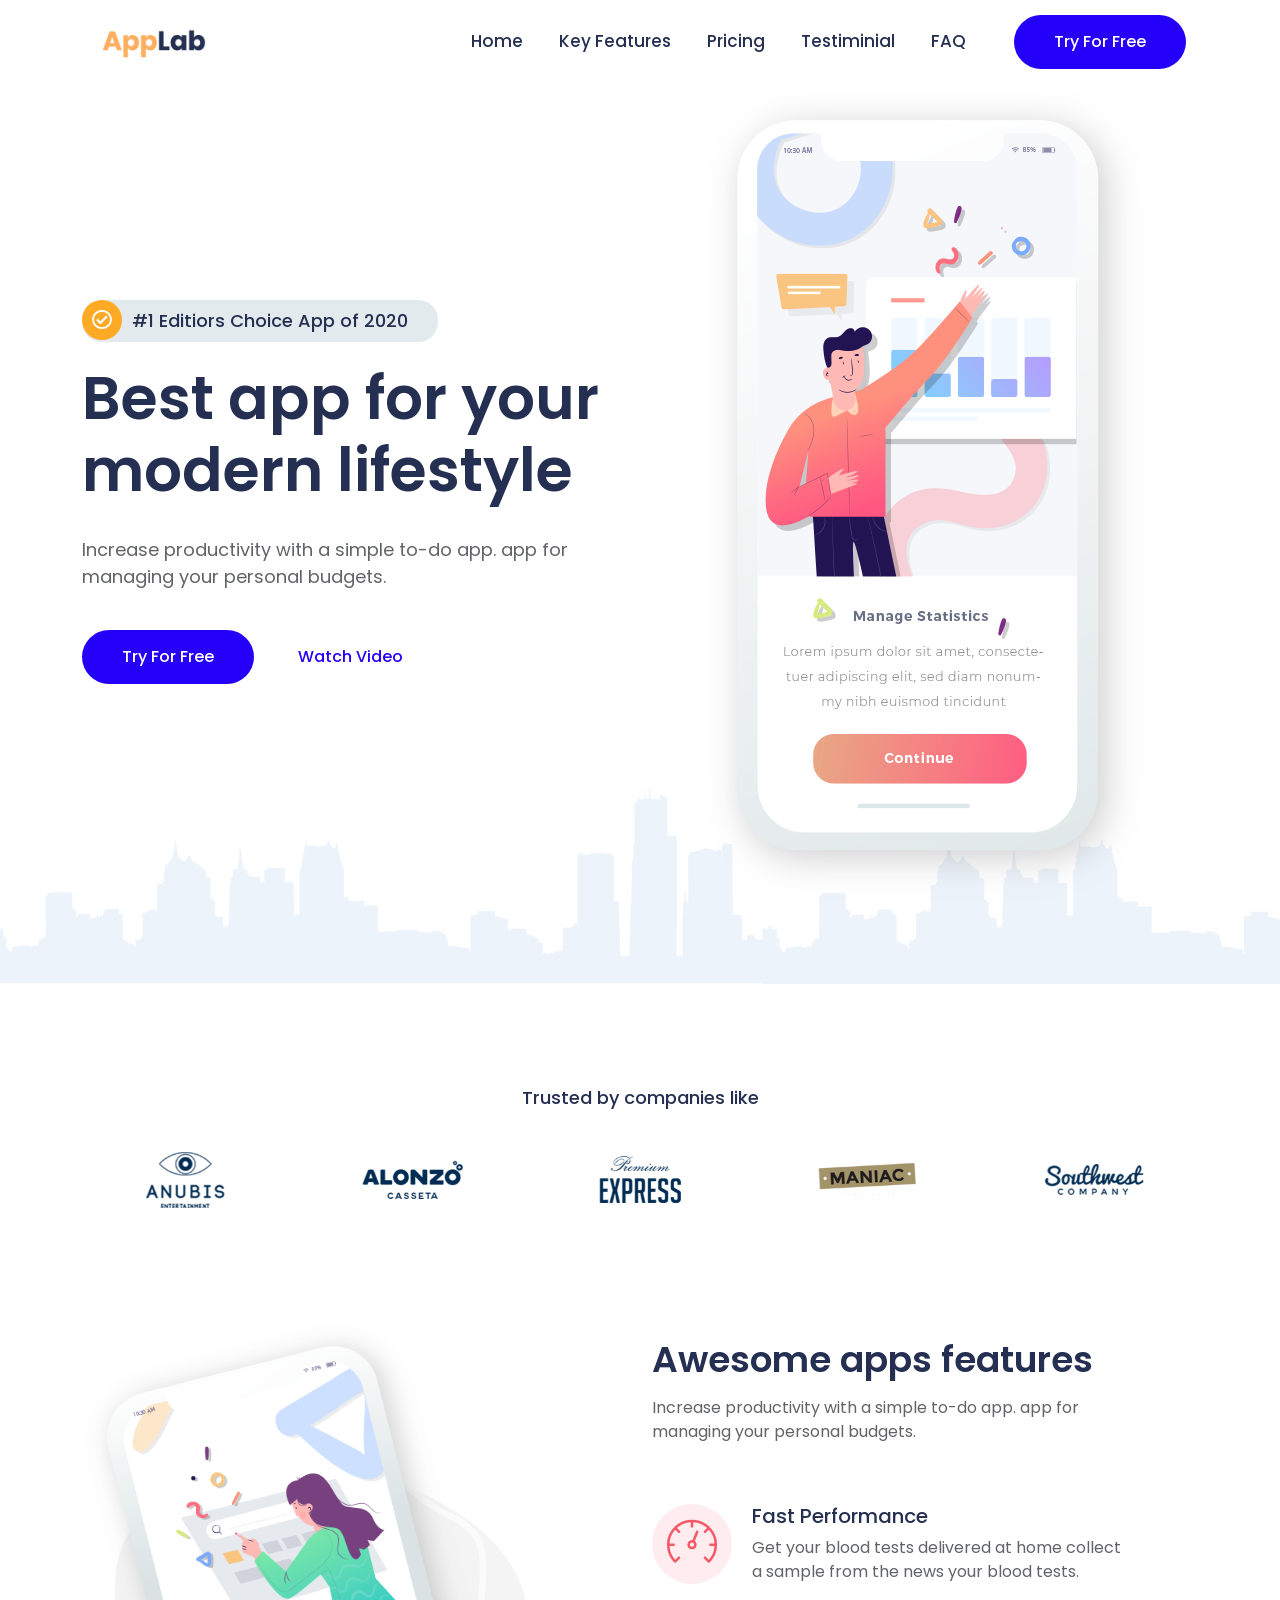
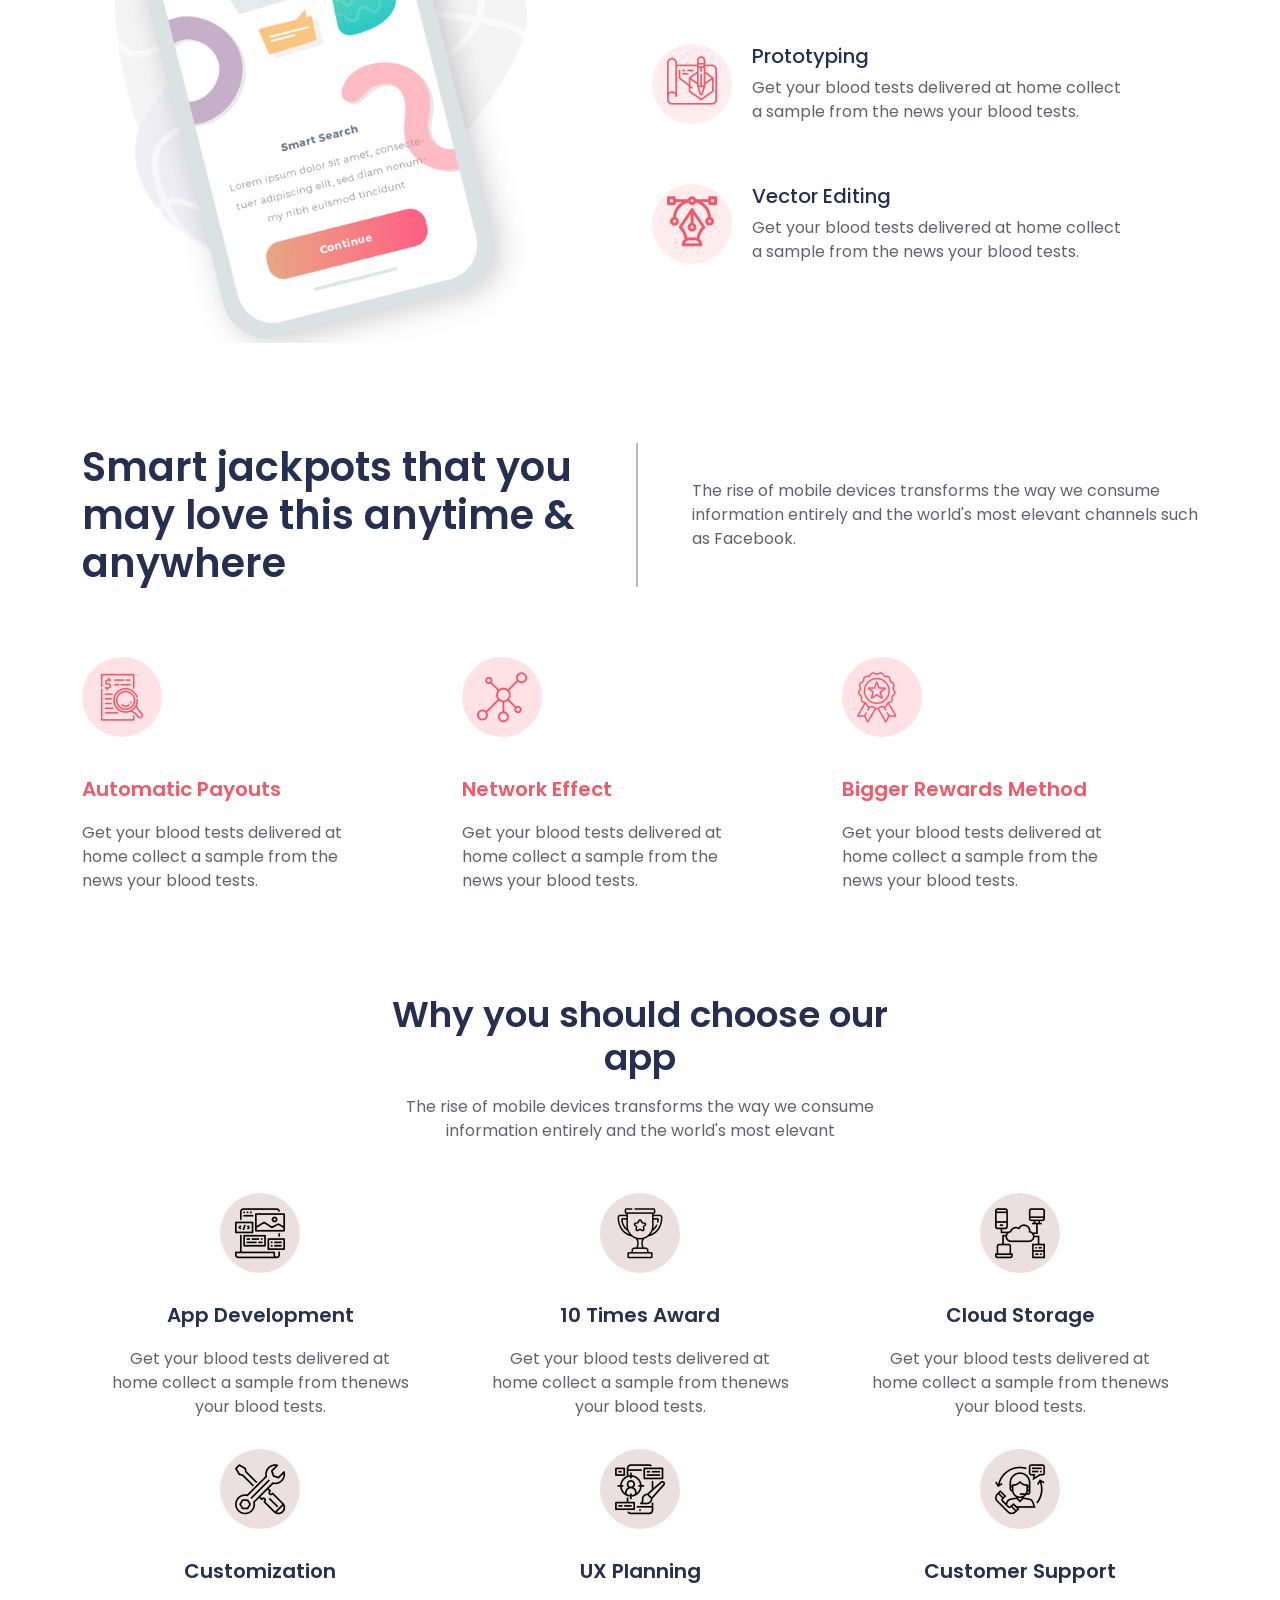
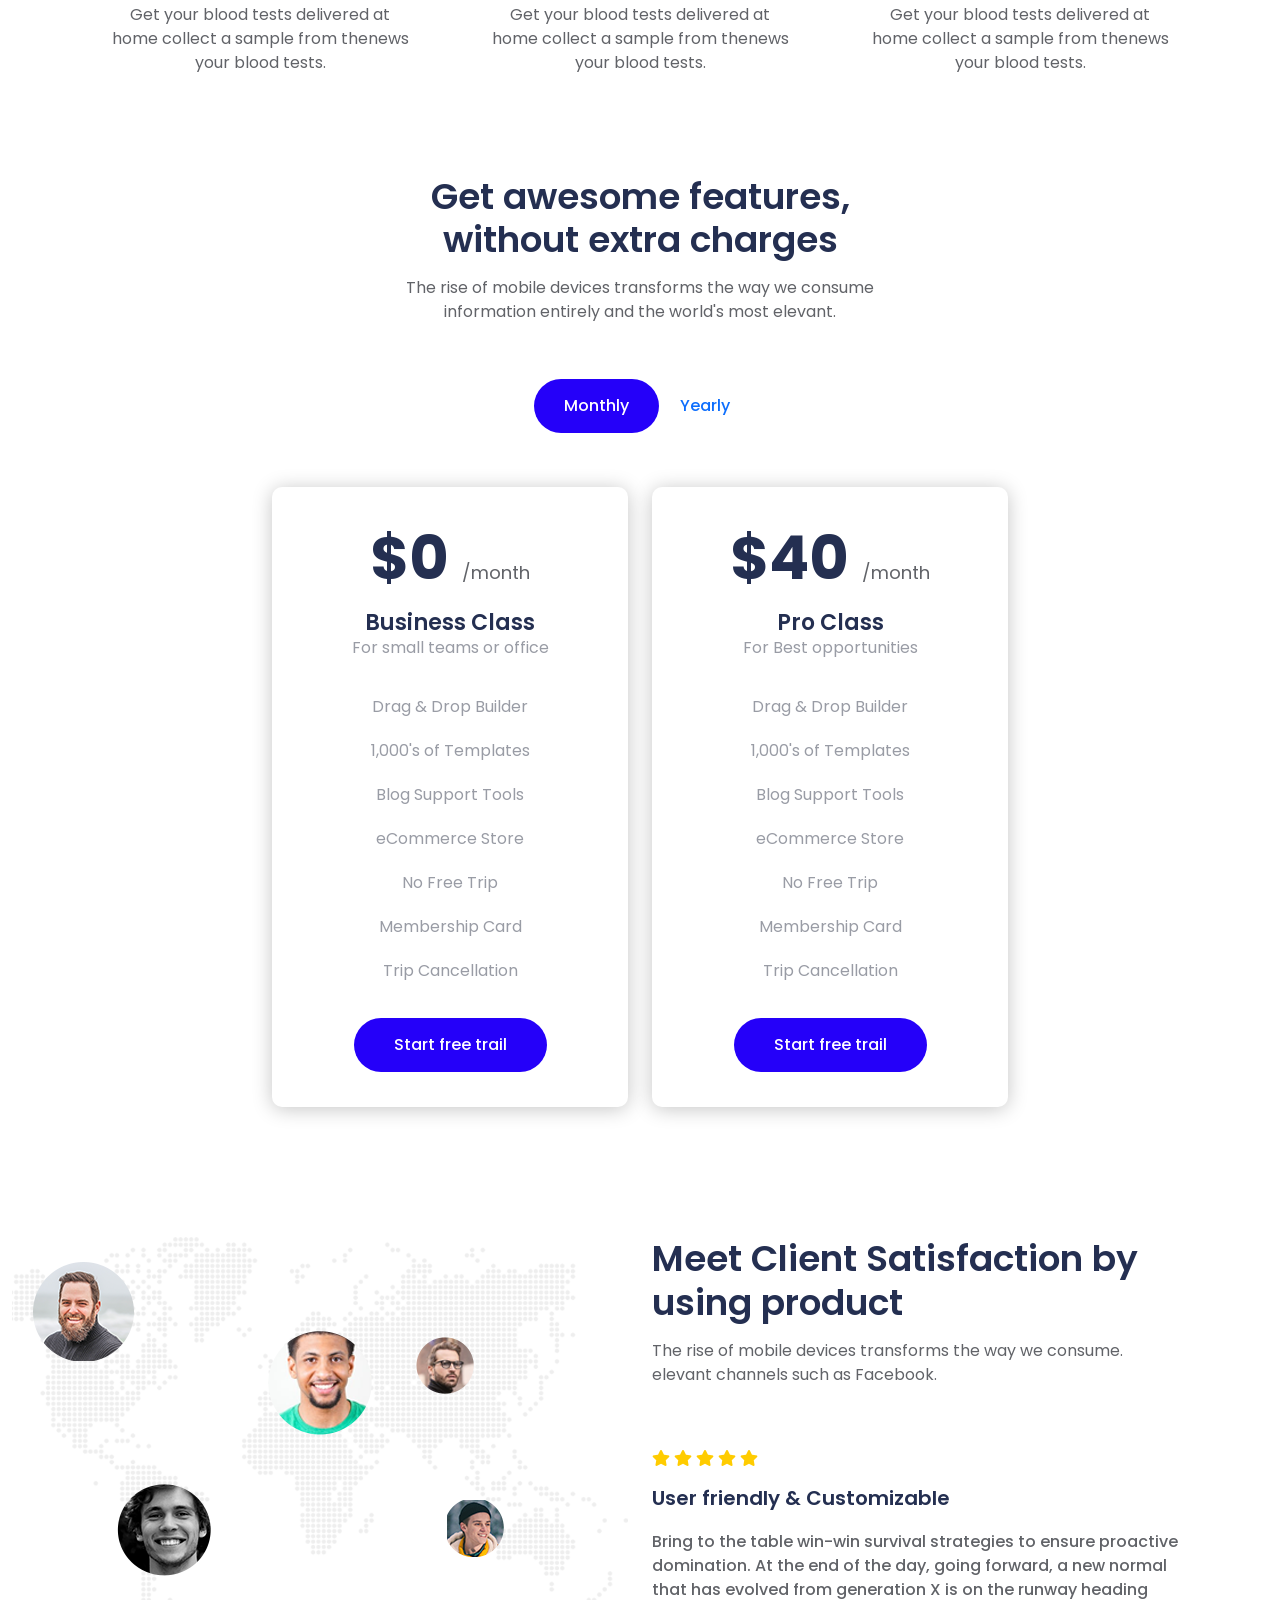
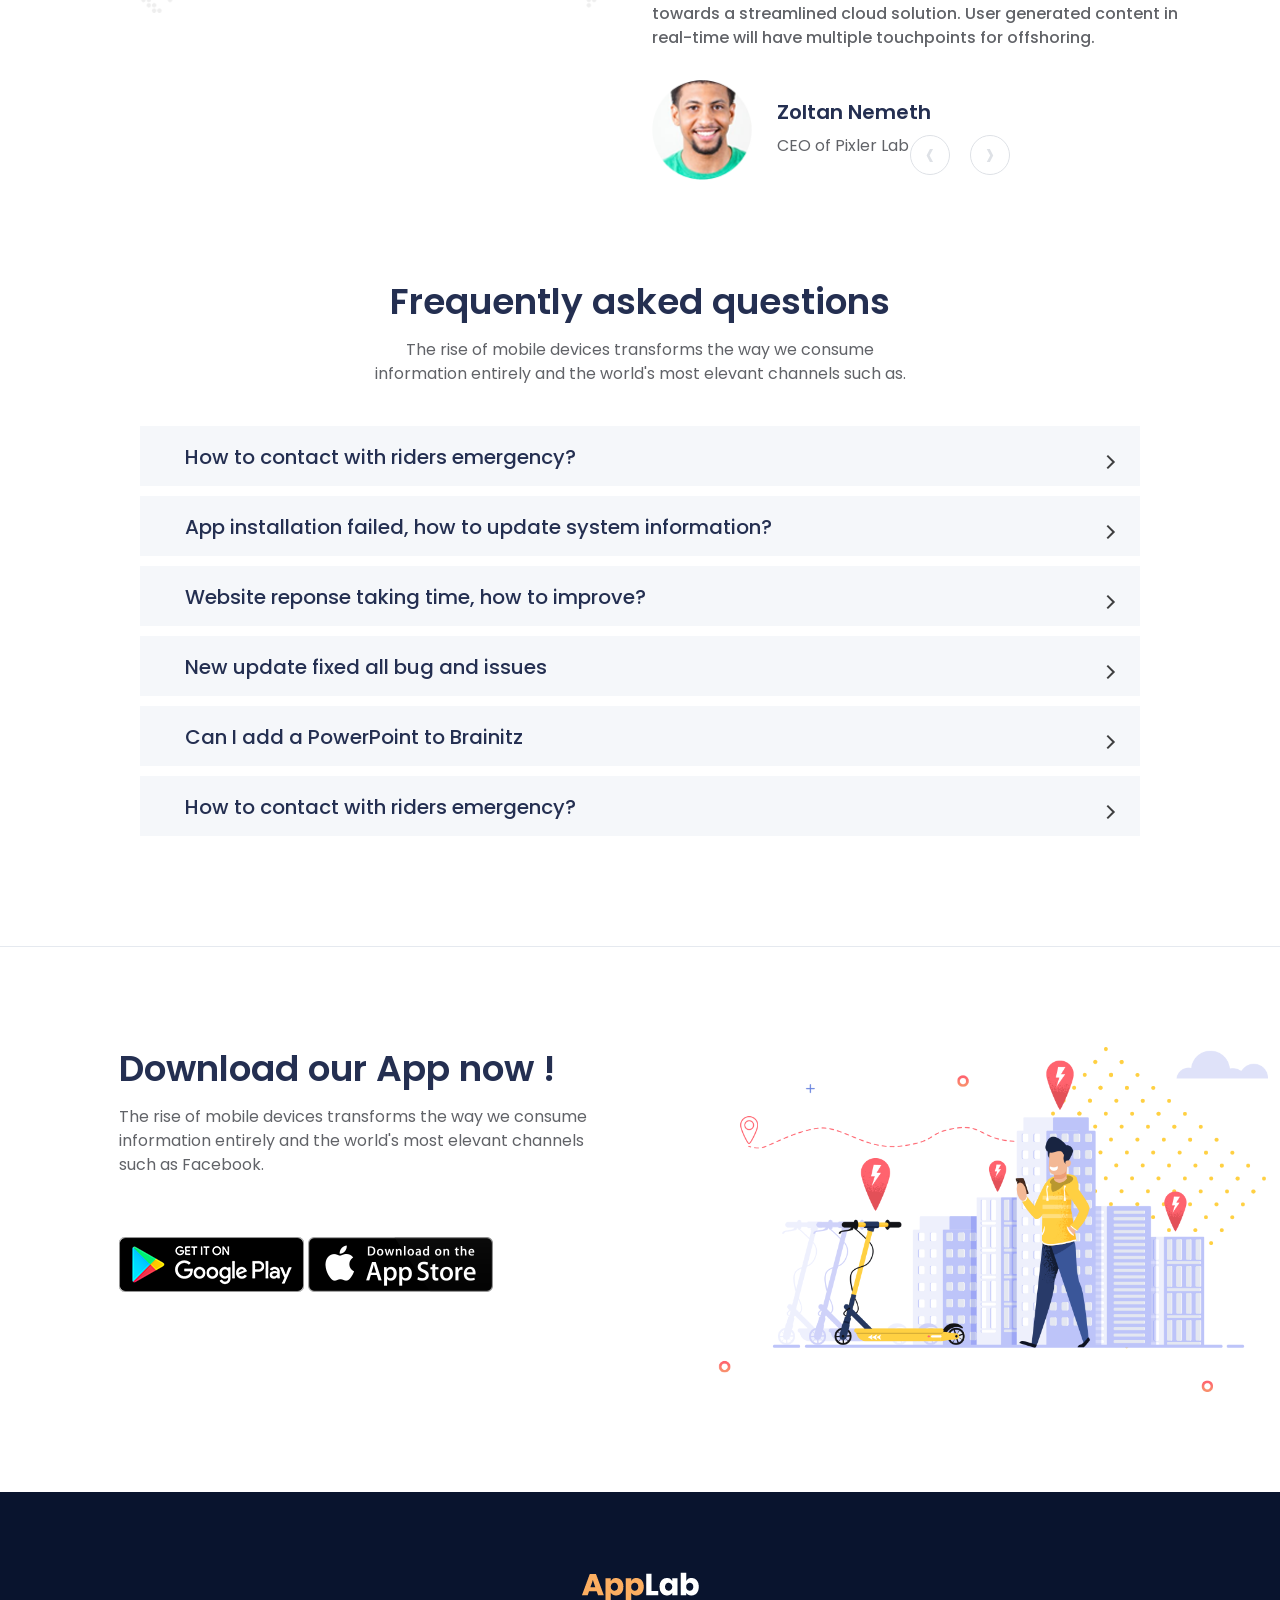
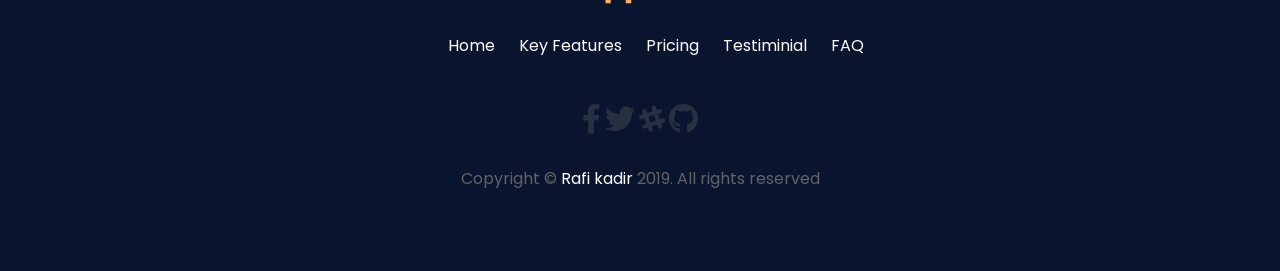
<file: index.html>
<!DOCTYPE html>
<html lang="zxx">
    <head>
        <meta charset="UTF-8">
        <meta name="viewport" content="width=device-width, initial-scale=1.0">
        <!-- Bootstrap CSS -->
        <link rel="stylesheet" href="assets/css/bootstrap.min.css">
        <!-- Style CSS -->
        <link rel="stylesheet" href="assets/css/style.css">
        <link rel="stylesheet" href="assets/css/responsive.css">
        <!-- Font CSS -->
        <link rel="stylesheet" href="assets/css/all.min.css">
        <link rel="stylesheet" href="assets/fonts/flaticon.css">
        <!-- Animate CSS -->
        <link rel="stylesheet" href="assets/css/animate.css">
        <!-- Owl Carousel CSS -->
        <link rel="stylesheet" href="assets/css/owl.carousel.min.css">
        <link rel="stylesheet" href="assets/css/owl.theme.default.min.css">

        <!-- Title -->
        <title>Applab - App landing html Template</title>
        <link rel="icon" href="assets/img/favicon.png">
    </head>
    <body data-spy="scroll" data-offset="70">
        <!-- Navbar Start -->
        <div class="main-menu">
            <div class="container">
                <nav class="navbar navbar-expand-lg navbar-light">
                    <div class="container-fluid">
                        <a class="navbar-brand" href="#">
                            <img src="assets/img/logo.png" alt="logo">
                        </a>
                        <button class="navbar-toggler" type="button" data-bs-toggle="collapse" data-bs-target="#navbarSupportedContent" aria-controls="navbarSupportedContent" aria-expanded="false" aria-label="Toggle navigation">
                            <span class="navbar-toggler-icon"></span>
                        </button>

                        <div class="collapse navbar-collapse" id="navbarSupportedContent">
                            <ul class="navbar-nav ms-auto mb-2 mb-lg-0">
                                <li class="nav-item">
                                    <a class="nav-link" href="#home">Home</a>
                                </li>
                                <li class="nav-item">
                                    <a class="nav-link" href="#feature">Key Features</a>
                                </li>
                                <li class="nav-item">
                                    <a class="nav-link" href="#pricing">Pricing</a>
                                </li>
                                <li class="nav-item">
                                    <a class="nav-link" href="#feedback">Testiminial</a>
                                </li>
                                <li class="nav-item">
                                    <a class="nav-link" href="#faq">FAQ</a>
                                </li>                                       
                            </ul>
                            <div class="main-btn">
                                <a href="#">Try For Free</a>
                            </div>
                        </div>
                    </div>
                </nav>
            </div>
        </div>
        <!-- Navbar End -->

        <!-- Banner Start -->
        <section id="home" class="banner-section">
            <div class="container">
                <div class="row align-items-center">
                    <div class="col-lg-6 wow animate__bounceInUp" data-wow-duration="1s">
                        <div class="banner-text">
                            <h6>
                                <i class="far fa-check-circle"></i>
                                #1 Editiors Choice App of 2020
                            </h6>
                            <h1>Best app for your modern lifestyle</h1>
                            <p>Increase productivity with a simple to-do app. app for
                                managing your personal budgets.</p>
                            <div class="main-btn">
                                <a href="#">Try For Free</a>
                                <a href="#">Watch Video</a>
                            </div>
                        </div>
                    </div>
                    <div class="col-lg-6 wow animate__bounceInUp" data-wow-duration="1s">
                        <div class="banner-img text-center">
                            <img src="assets/img/banner.png" alt="app image">
                        </div>
                    </div>
                </div>
            </div>
            <div class="banner-btm">
                <img src="assets/img/banner-bottom.png" alt="banner bottom">
            </div>
        </section>
        <!-- Banner End -->

        <!-- Company Start -->
        <section class="company-section pt-100 pb-100">
            <div class="container">
                <p>Trusted by companies like</p>
                <div class="company-slider owl-carousel owl-theme">
                    <div class="company-img">
                        <img src="assets/img/company/1.png" alt="company">
                    </div>
                    <div class="company-img">
                        <img src="assets/img/company/2.png" alt="company">
                    </div>
                    <div class="company-img">
                        <img src="assets/img/company/3.png" alt="company">
                    </div>
                    <div class="company-img">
                        <img src="assets/img/company/4.png" alt="company">
                    </div>
                    <div class="company-img">
                        <img src="assets/img/company/5.png" alt="company">
                    </div>
                </div>
            </div>
        </section>
        <!-- Company End -->

        <!-- Feature Start -->
        <section id="feature" class="feature-section">
            <div class="container">
                <div class="row align-items-center">
                    <div class="col-lg-6">
                        <div class="feature-img">
                            <img src="assets/img/feature.png" alt="feature">
                            <div class="feature-ptn">
                                <img src="assets/img/feature-pattern.png" alt="">
                            </div>
                        </div>
                    </div>

                    <div class="col-lg-6">
                        <div class="section-title">
                            <h2>Awesome apps features</h2>
                            <p>Increase productivity with a simple to-do app. app for managing your personal budgets.</p>
                        </div>

                        <div class="feature-text">
                            
                            <div class="media">
                                <i class="mr-3 flaticon-download-speed"></i>
                                <div class="media-body">
                                    <h5 class="mt-0">Fast Performance</h5>
                                    Get your blood tests delivered at home collect a sample from the  news your blood tests.
                                </div>
                            </div>

                            <div class="media">
                                <i class="mr-3 flaticon-prototyping"></i>
                                <div class="media-body">
                                    <h5 class="mt-0">Prototyping</h5>
                                    Get your blood tests delivered at home collect a sample from the news your blood tests.
                                </div>
                            </div>

                            <div class="media">
                                <i class="mr-3 flaticon-vector"></i>
                                <div class="media-body">
                                    <h5 class="mt-0">Vector Editing</h5>
                                    Get your blood tests delivered at home collect a sample from the news your blood tests.
                                </div>
                            </div>
                        </div>
                    </div>
                </div>
            </div>
        </section>
        <!-- Feature End -->

        <!-- Smart Jackpot Start -->
        <section class="smart-section pt-100 pb-70">
            <div class="container">
                <div class="row mb-70 align-items-center">
                    <div class="col-lg-6">
                        <h2>Smart jackpots that you may love this anytime & anywhere</h2>
                    </div>
                    <div class="col-lg-6">
                        <p class="top-text">The rise of mobile devices transforms the way we consume information entirely and the world's most elevant channels such as Facebook.</p>
                    </div>
                </div>

                <div class="row">
                    <div class="col-lg-4 col-sm-6 wow animate__bounceInUp" data-wow-duration="1s">
                        <div class="smart-card">
                            <i class="flaticon-bill"></i>
                            <h4>Automatic Payouts</h4>
                            <p>Get your blood tests delivered at home collect a sample from the news your blood tests.</p>
                        </div>
                    </div>

                    <div class="col-lg-4 col-sm-6 wow animate__bounceInUp" data-wow-duration="1s">
                        <div class="smart-card">
                            <i class="flaticon-network"></i>
                            <h4>Network Effect</h4>
                            <p>Get your blood tests delivered at home collect a sample from the news your blood tests.</p>
                        </div>
                    </div>

                    <div class="col-lg-4 col-sm-6 wow animate__bounceInUp" data-wow-duration="1s">
                        <div class="smart-card">
                            <i class="flaticon-ribbon"></i>
                            <h4>Bigger Rewards Method</h4>
                            <p>Get your blood tests delivered at home collect a sample from the news your blood tests.</p>
                        </div>
                    </div>
                </div>
            </div>
        </section>
        <!-- Smart Jackpot End -->

        <!-- Why Choose Start -->
        <section class="why-choose pb-70">
            <div class="container">
                <div class="section-title text-center">
                    <h2>Why you should choose our app</h2>
                    <p>The rise of mobile devices transforms the way we consume information entirely and the world's most elevant<p>
                </div>

                <div class="row">
                    <div class="col-lg-4 col-sm-6 wow animate__fadeInUpBig" data-wow-duration="1s">
                        <div class="choose-box text-center">
                            <i class="flaticon-web-design"></i>
                            <h4>App Development</h4>
                            <p>Get your blood tests delivered at home collect a sample from thenews your blood tests.</p>
                        </div>
                    </div>

                    <div class="col-lg-4 col-sm-6 wow animate__fadeInUpBig" data-wow-duration="1s">
                        <div class="choose-box text-center">
                            <i class="flaticon-trophy"></i>
                            <h4>10 Times Award</h4>
                            <p>Get your blood tests delivered at home collect a sample from thenews your blood tests.</p>
                        </div>
                    </div>

                    <div class="col-lg-4 col-sm-6 wow animate__fadeInUpBig" data-wow-duration="1s">
                        <div class="choose-box text-center">
                            <i class="flaticon-computer"></i>
                            <h4>Cloud Storage</h4>
                            <p>Get your blood tests delivered at home collect a sample from thenews your blood tests.</p>
                        </div>
                    </div>

                    <div class="col-lg-4 col-sm-6 wow animate__fadeInUpBig" data-wow-duration="1s">
                        <div class="choose-box text-center">
                            <i class="flaticon-customer-support"></i>
                            <h4>Customization</h4>
                            <p>Get your blood tests delivered at home collect a sample from thenews your blood tests.</p>
                        </div>
                    </div>

                    <div class="col-lg-4 col-sm-6 wow animate__fadeInUpBig" data-wow-duration="1s">
                        <div class="choose-box text-center">
                            <i class="flaticon-ui"></i>
                            <h4>UX Planning</h4>
                            <p>Get your blood tests delivered at home collect a sample from thenews your blood tests.</p>
                        </div>
                    </div>

                    <div class="col-lg-4 col-sm-6 wow animate__fadeInUpBig" data-wow-duration="1s">
                        <div class="choose-box text-center">
                            <i class="flaticon-customer-service"></i>
                            <h4>Customer Support</h4>
                            <p>Get your blood tests delivered at home collect a sample from thenews your blood tests.</p>
                        </div>
                    </div>
                </div>
            </div>
        </section>
        <!-- Why Choose End -->

        <!-- Pricing Start -->
        <section id="pricing" class="pricing-section pb-100">
            <div class="container">
                <div class="section-title">
                    <h2>Get awesome features, without extra charges</h2>
                    <p>The rise of mobile devices transforms the way we consume information entirely and the world's most elevant.</p>
                </div>

                <div class="pricing-area">
                    <ul class="nav nav-tabs" id="myTab" role="tablist">
                        <li class="nav-item" role="presentation">
                          <a class="nav-link active" id="home-tab" data-bs-toggle="tab" href="#home" role="tab" aria-controls="home" aria-selected="true">Monthly</a>
                        </li>
                        <li class="nav-item" role="presentation">
                          <a class="nav-link" id="profile-tab" data-bs-toggle="tab" href="#profile" role="tab" aria-controls="profile" aria-selected="false">Yearly</a>
                        </li>
                    </ul>

                    <div class="tab-content" id="myTabContent">
                        <div class="tab-pane fade show active" id="home" role="tabpanel" aria-labelledby="home-tab">
                            <div class="row">
                                <div class="col-lg-4 col-sm-6 offset-lg-2">
                                    <div class="price-card">
                                        <div class="price">
                                            <h1>$0 <span>/month</span></h1>
                                            <h4>Business Class</h4>
                                            <p>For small teams or office</p>
                                        </div>
                                        <div class="price-fetaure">
                                            <ul>
                                                <li>Drag & Drop Builder</li>
                                                <li>1,000's of Templates</li>
                                                <li>Blog Support Tools</li>
                                                <li>eCommerce Store</li>
                                                <li>No Free Trip</li>
                                                <li>Membership Card</li>  
                                                <li>Trip Cancellation</li> 
                                            </ul>
                                            <div class="main-btn">
                                                <a href="#">Start free trail</a>
                                            </div>
                                        </div>
                                    </div>
                                </div>

                                <div class="col-lg-4 col-sm-6">
                                    <div class="price-card">
                                        <div class="price">
                                            <h1>$40 <span>/month</span></h1>
                                            <h4>Pro Class</h4>
                                            <p>For Best opportunities</p>
                                        </div>
                                        <div class="price-fetaure">
                                            <ul>
                                                <li>Drag & Drop Builder</li>
                                                <li>1,000's of Templates</li>
                                                <li>Blog Support Tools</li>
                                                <li>eCommerce Store </li>
                                                <li>No Free Trip</li>
                                                <li>Membership Card</li>  
                                                <li>Trip Cancellation</li> 
                                            </ul>
                                            <div class="main-btn">
                                                <a href="#">Start free trail</a>
                                            </div>
                                        </div>
                                    </div>
                                </div>
                            </div>
                        </div>
                      
                        <div class="tab-pane fade" id="profile" role="tabpanel" aria-labelledby="profile-tab">
                            <div class="row">
                                <div class="col-lg-4 offset-lg-2 wow animate__slideInDown" data-wow-duration="1s">
                                    <div class="price-card">
                                        <div class="price">
                                            <h1>$50 <span>/month</span></h1>
                                            <h4>Business Class</h4>
                                            <p>For small teams or office</p>
                                        </div>
                                        <div class="price-fetaure">
                                            <ul>
                                                <li>Drag & Drop Builder</li>
                                                <li>1,000's of Templates</li>
                                                <li>Blog Support Tools</li>
                                                <li>eCommerce Store</li>
                                                <li>No Free Trip</li>
                                                <li>Membership Card</li>  
                                                <li>Trip Cancellation</li> 
                                            </ul>
                                            <div class="main-btn">
                                                <a href="#">Start free trail</a>
                                            </div>
                                        </div>
                                    </div>
                                </div>

                                <div class="col-lg-4 wow animate__slideInDown" data-wow-duration="1s">
                                    <div class="price-card">
                                        <div class="price">
                                            <h1>$60 <span>/month</span></h1>
                                            <h4>Pro Class</h4>
                                            <p>For Best opportunities</p>
                                        </div>
                                        <div class="price-fetaure">
                                            <ul>
                                                <li>Drag & Drop Builder</li>
                                                <li>1,000's of Templates</li>
                                                <li>Blog Support Tools</li>
                                                <li>eCommerce Store </li>
                                                <li>No Free Trip</li>
                                                <li>Membership Card</li>  
                                                <li>Trip Cancellation</li> 
                                            </ul>
                                            <div class="main-btn">
                                                <a href="#">Start free trail</a>
                                            </div>
                                        </div>
                                    </div>
                                </div>
                            </div>
                        </div>
                    </div>
                </div>
            </div>
        </section>
        <!-- Pricing End -->

        <!-- Feedback Start -->
        <section id="feedback" class="feedback-section">
            <div class="container-fluid">
                <div class="row">
                    <div class="col-lg-6">
                        <div class="feedback-img">
                            <img src="assets/img/map.png" alt="map">

                            <div class="inner-img">
                                <img src="assets/img/feedback/1.png">
                                <img src="assets/img/feedback/2.png">
                                <img src="assets/img/feedback/3.png">
                                <img src="assets/img/feedback/4.png">
                                <img src="assets/img/feedback/5.png">
                            </div>
                        </div>
                    </div>

                    <div class="col-lg-6">
                        <div class="section-title">
                            <h2>Meet Client Satisfaction by using product</h2>
                            <p>The rise of mobile devices transforms the way we consume. elevant channels such as Facebook.</p>
                        </div>

                        <div class="feedback-slider owl-carousel owl-theme">
                            <div class="feedback-text">
                                <div class="rating">
                                    <i class="fas fa-star"></i>
                                    <i class="fas fa-star"></i>
                                    <i class="fas fa-star"></i>
                                    <i class="fas fa-star"></i>
                                    <i class="fas fa-star"></i>
                                </div>
                                <h4>User friendly & Customizable</h4>
                                <p>Bring to the table win-win survival strategies to ensure proactive domination. At the end of the day, going forward, a new normal that has evolved from generation X is on the runway heading towards a streamlined cloud solution. User generated content in real-time will have multiple touchpoints for offshoring.</p>
    
                                <div class="media">
                                    <img class="mr-3" src="assets/img/feedback/1.png" alt="Generic placeholder image">
                                    <div class="media-body">
                                      <h5 class="mt-0">Zoltan Nemeth</h5>
                                      CEO of Pixler Lab
                                    </div>
                                </div>
                            </div>

                            <div class="feedback-text">
                                <div class="rating">
                                    <i class="fas fa-star"></i>
                                    <i class="fas fa-star"></i>
                                    <i class="fas fa-star"></i>
                                    <i class="fas fa-star"></i>
                                    <i class="fas fa-star"></i>
                                </div>
                                <h4>User friendly & Customizable</h4>
                                <p>Bring to the table win-win survival strategies to ensure proactive domination. At the end of the day, going forward, a new normal that has evolved from generation X is on the runway heading towards a streamlined cloud solution. User generated content in real-time will have multiple touchpoints for offshoring.</p>
    
                                <div class="media">
                                    <img class="mr-3" src="assets/img/feedback/1.png" alt="Generic placeholder image">
                                    <div class="media-body">
                                      <h5 class="mt-0">Zoltan Nemeth</h5>
                                      CEO of Pixler Lab
                                    </div>
                                </div>
                            </div>
                        </div>
                    </div>
                </div>
            </div>
        </section>
        <!-- Feedback End -->

        <!-- FAQ Start -->
        <section id="faq" class="faq-section pt-100 pb-100">
            <div class="container">
                <div class="section-title text-center">
                    <h2>Frequently asked questions</h2>
                    <p>The rise of mobile devices transforms the way we consume information entirely and the world's most elevant channels such as.</p>
                </div>

                <div class='faq'>
                    <input id='faq-a' type='checkbox'>
                    <label for='faq-a'>
                        <p class="faq-heading">How to contact with riders emergency?</p>
                        <div class='faq-arrow'></div>
                        <p class="faq-text">Leverage agile frameworks to provide a robust synopsis for high level overviews. Iterative approaches to corporate strategy foster collaborative thinking to further the overall value proposition. Organically grow the holistic world view of disruptive innovation via workplace diversity and empowerment.for offshoring</p>
                    </label>

                    <input id='faq-b' type='checkbox'>
                    <label for='faq-b'>
                      <p class="faq-heading">App installation failed, how to update system information?</p>
                      <div class='faq-arrow'></div>
                        <p class="faq-text">Leverage agile frameworks to provide a robust synopsis for high level overviews. Iterative approaches to corporate strategy foster collaborative thinking to further the overall value proposition. Organically grow the holistic world view of disruptive innovation via workplace diversity and empowerment.for offshoring</p>
                    </label>

                    <input id='faq-c' type='checkbox'>
                    <label for='faq-c'>
                      <p class="faq-heading">Website reponse taking time, how to improve?</p>
                      <div class='faq-arrow'></div>
                        <p class="faq-text">Leverage agile frameworks to provide a robust synopsis for high level overviews. Iterative approaches to corporate strategy foster collaborative thinking to further the overall value proposition. Organically grow the holistic world view of disruptive innovation via workplace diversity and empowerment.for offshoring</p>
                    </label>

                    <input id='faq-d' type='checkbox'>
                    <label for='faq-d'>
                      <p class="faq-heading">New update fixed all bug and issues</p>
                      <div class='faq-arrow'></div>
                        <p class="faq-text">Leverage agile frameworks to provide a robust synopsis for high level overviews. Iterative approaches to corporate strategy foster collaborative thinking to further the overall value proposition. Organically grow the holistic world view of disruptive innovation via workplace diversity and empowerment.for offshoring</p>
                    </label>

                    <input id='faq-e' type='checkbox'>
                    <label for='faq-e'>
                      <p class="faq-heading">Can I add a PowerPoint to Brainitz</p>
                      <div class='faq-arrow'></div>
                        <p class="faq-text">Leverage agile frameworks to provide a robust synopsis for high level overviews. Iterative approaches to corporate strategy foster collaborative thinking to further the overall value proposition. Organically grow the holistic world view of disruptive innovation via workplace diversity and empowerment.for offshoring</p>
                    </label>

                    <input id='settings' type='checkbox'>
                    <input id='faq-f' type='checkbox'>
                    <label for='faq-f'>
                      <p class="faq-heading">How to contact with riders emergency?</p>
                      <div class='faq-arrow'></div>
                        <p class="faq-text">Leverage agile frameworks to provide a robust synopsis for high level overviews. Iterative approaches to corporate strategy foster collaborative thinking to further the overall value proposition. Organically grow the holistic world view of disruptive innovation via workplace diversity and empowerment.for offshoring</p>
                    </label>
                </div>
            </div>
        </section>
        <!-- FAQ End -->

        <!-- Download Apps -->
        <section class="apps-section pt-100 pb-100">
            <div class="container-fluid">
                <div class="row">
                    <div class="col-lg-5 col-sm-6 offset-sm-0 offset-lg-1">
                        <div class="section-title">
                            <h2>Download our App now !</h2>
                            <p>The rise of mobile devices transforms the way we consume information entirely and the world's most elevant channels such as Facebook.</p>
                        </div>
                        <div class="apps-link">
                            <a href="#"><img src="assets/img/play.png" alt=""></a>
                            <a href="#"><img src="assets/img/apps.png" alt=""></a>
                        </div>
                    </div>
                    <div class="col-lg-6 col-sm-6">
                        <img class="apps-img" src="assets/img/app-download.png" alt="">
                    </div>
                </div>
            </div>
        </section>
        <!-- Download End -->

        <!-- Footer Start -->
        <footer class="footer">
            <div class="container">
                <img src="assets/img/logo2.png" alt="">

                <ul>
                    <li><a href="#">Home</li></a>
                    <li><a href="#">Key Features</li></a>
                    <li><a href="#">Pricing</li></a>
                    <li><a href="#">Testiminial</li></a>
                    <li><a href="#">FAQ</li></a>
                </ul>

                <div class="social-link">
                    <a href="#"><i class="fab fa-facebook-f"></i></a>
                    <a href="#"><i class="fab fa-twitter"></i></a>
                    <a href="#"><i class="fab fa-slack-hash"></i></a>
                    <a href="#"><i class="fab fa-github"></i></a>
                </div>

                <p>Copyright © <a href="https://rafikadir.github.io/" target="_blank"> Rafi kadir </a>2019. All rights reserved</p>
            </div>
        </footer>
        <!-- Footer End -->

        <!-- Back Top -->
        <div class="back-top">
            <i class="fas fa-long-arrow-alt-up"></i>
        </div>
        
        <!-- JS links -->
        <script src="assets/js/jqery.min.js"></script>
        <script src="assets/js/popper.min.js"></script>
        <script src="assets/js/bootstrap.min.js"></script>
        <script src="assets/js/owl.carousel.min.js"></script>
        <script src="assets/js/main.js"></script>
        <script src="assets/js/wow.js"></script>

    </body>
</html>
</file>
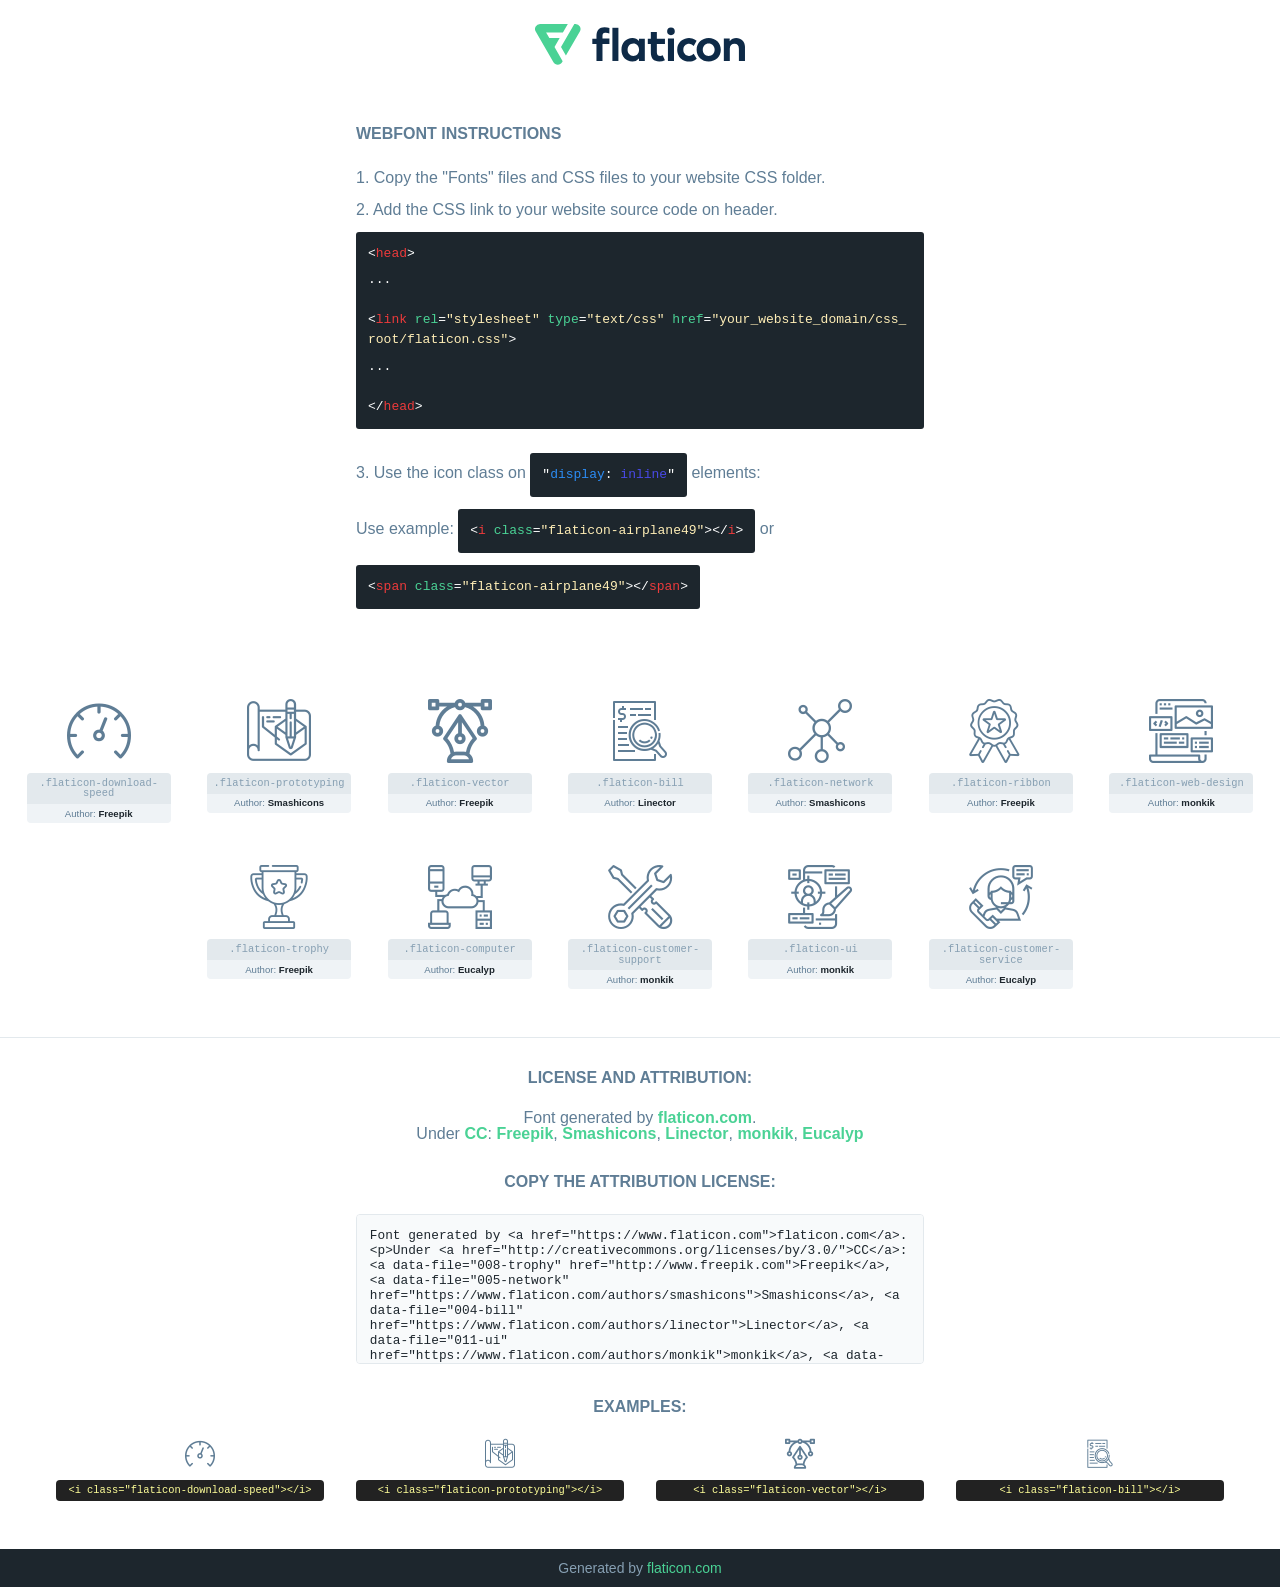
<file: assets/fonts/flaticon.html>
<!DOCTYPE html>
<!--
  Flaticon icon font: Flaticon
  Creation date: 12/01/2021 04:07
-->
<html>

<head>
    <title>Flaticon Webfont</title>
    <link rel="stylesheet" type="text/css" href="flaticon.css">
    <meta charset="UTF-8">
    <style>
    html, body, div, span, applet, object, iframe,
    h1, h2, h3, h4, h5, h6, p, blockquote, pre,
    a, abbr, acronym, address, big, cite, code,
    del, dfn, em, img, ins, kbd, q, s, samp,
    small, strike, strong, sub, sup, tt, var,
    b, u, i, center,
    dl, dt, dd, ol, ul, li,
    fieldset, form, label, legend,
    table, caption, tbody, tfoot, thead, tr, th, td,
    article, aside, canvas, details, embed,
    figure, figcaption, footer, header, hgroup,
    menu, nav, output, ruby, section, summary,
    time, mark, audio, video {
        margin: 0;
        padding: 0;
        border: 0;
        font-size: 100%;
        font: inherit;
        vertical-align: baseline;
    }
    /* HTML5 display-role reset for older browsers */
    article, aside, details, figcaption, figure,
    footer, header, hgroup, menu, nav, section {
        display: block;
    }
    body {
        line-height: 1;
    }
    ol, ul {
        list-style: none;
    }
    blockquote, q {
        quotes: none;
    }
    blockquote:before, blockquote:after,
    q:before, q:after {
        content: '';
        content: none;
    }
    table {
        border-collapse: collapse;
        border-spacing: 0;
    }
    body {
        font-family: Helvetica, Arial, sans-serif;
        font-size: 16px;
        color: #5f7d95;
    }
    a {
        color: #4AD295;
        font-weight: bold;
        text-decoration: none;
    }
    * {
        -moz-box-sizing: border-box;
        -webkit-box-sizing: border-box;
        box-sizing: border-box;
        margin: 0;
        padding: 0;
    }
    [class^="flaticon-"]:before, [class*=" flaticon-"]:before, [class^="flaticon-"]:after, [class*=" flaticon-"]:after {
        font-family: Flaticon;
        font-size: 30px;
        font-style: normal;
        margin-left: 20px;
        color: #333;
    }
    .wrapper {
        max-width: 600px;
        margin: auto;
        padding: 0 1em;
    }
    .title {
        margin-bottom: 24px;
        text-transform: uppercase;
        font-weight: bold;
    }
    header {
        text-align: center;
        padding: 24px;
    }
    header .logo {
        width: 210px;
        height: auto;
        border: none;
        display: inline-block;
    }
    header strong {
        font-size: 28px;
        font-weight: 500;
        vertical-align: middle;
    }
    .demo {
        margin: 2em auto;
        line-height: 1.25em;
    }
    .demo ul li {
        margin-bottom: 12px;
    }
    .demo ul li code {
        background-color: #1D262D;
        border-radius: 3px;
        padding: 12px;
        display: inline-block;
        color: #fff;
        font-family: Consolas,Monaco,Lucida Console,Liberation Mono,DejaVu Sans Mono,Bitstream Vera Sans Mono,Courier New, monospace;
        font-weight: lighter;
        margin-top: 12px;
        font-size: 13px;
        word-break: break-all;
    }
    .demo ul li code .red {
        color: #EC3A3B;
    }
    .demo ul li code .green {
        color: #4AD295;
    }
    .demo ul li code .yellow {
        color: #FFEEB6;
    }
    .demo ul li code .blue {
        color: #2C8CF4;
    }
    .demo ul li code .purple {
        color: #4949E7;
    }
    .demo ul li code .dots {
        margin-top: 0.5em;
        display: block;
    }
    #glyphs {
        border-bottom: 1px solid #E3E9ED;
        padding: 2em 0;
        text-align: center;
    }
    .glyph {
        display: inline-block;
        width: 9em;
        margin: 1em;
        text-align: center;
        vertical-align: top;
        background: #FFF;
    }
    .glyph .glyph-icon {
        padding: 10px;
        display: block;
        font-family:"Flaticon";
        font-size: 64px;
        line-height: 1;
    }
    .glyph .glyph-icon:before {
        font-size: 64px;
        color: #5f7d95;
        margin-left: 0;
    }
    .class-name {
        font-size: 0.65em;
        background-color: #E3E9ED;
        color: #869FB2;
        border-radius: 4px 4px 0 0;
        padding: 0.5em;
        font-family: Consolas,Monaco,Lucida Console,Liberation Mono,DejaVu Sans Mono,Bitstream Vera Sans Mono,Courier New, monospace;
    }
    .author-name {
        font-size: 0.6em;
        background-color: #EFF3F6;
        border-top: 0;
        border-radius: 0 0 4px 4px;
        padding: 0.5em;
    }
    .author-name a {
        color: #1D262D;
    }
    .class-name:last-child {
        font-size: 10px;
        color:#888;
    }
    .class-name:last-child a {
        font-size: 10px;
        color:#555;
    }
    .glyph > input {
        display: block;
        width: 100px;
        margin: 5px auto;
        text-align: center;
        font-size: 12px;
        cursor: text;
    }
    .glyph > input.icon-input {
        font-family:"Flaticon";
        font-size: 16px;
        margin-bottom: 10px;
    }
    .attribution .title {
        margin-top: 2em;
    }
    .attribution textarea {
        background-color: #F8FAFB;
        color: #1D262D;
        padding: 1em;
        border: none;
        box-shadow: none;
        border: 1px solid #E3E9ED;
        border-radius: 4px;
        resize: none;
        width: 100%;
        height: 150px;
        font-size: 0.8em;
        font-family: Consolas,Monaco,Lucida Console,Liberation Mono,DejaVu Sans Mono,Bitstream Vera Sans Mono,Courier New, monospace;
        -webkit-appearance: none;
    }
    .attribution textarea:hover {
        border-color: #CFD9E0;
    }
    .attribution textarea:focus {
        border-color: #4AD295;
    }
    .iconsuse {
        margin: 2em auto;
        text-align: center;
        max-width: 1200px;
    }
    .iconsuse:after {
        content: '';
        display: table;
        clear: both;
    }
    .iconsuse .image {
        float: left;
        width: 25%;
        padding: 0 1em;
    }
    .iconsuse .image p {
        margin-bottom: 1em;
    }
    .iconsuse .image span {
        display: block;
        font-size: 0.65em;
        background-color: #222;
        color: #fff;
        border-radius: 4px;
        padding: 0.5em;
        color: #FFFF99;
        margin-top: 1em;
        font-family: Consolas,Monaco,Lucida Console,Liberation Mono,DejaVu Sans Mono,Bitstream Vera Sans Mono,Courier New, monospace;
    }
    .glyph-icon:before {
        color: #5f7d95;
    }
    #footer {
        text-align: center;
        background-color: #1D262D;
        color: #869FB2;
        padding: 12px;
        font-size: 14px;
    }
    #footer a {
        font-weight: normal;
    }
    @media (max-width: 960px) {
        .iconsuse .image {
            width: 50%;
        }
    }
    </style>
</head>

<body class="characters-off">

    <header>
        <a href="https://www.flaticon.com/" target="_blank" class="logo">
            <svg xmlns="http://www.w3.org/2000/svg" viewBox="0 0 394.3 76.5"><path d="M156.6,69.4H145.3V7.1h11.3Z" style="fill:#0e2a47"/><path d="M206.2,69.4h-11V64.8a15.4,15.4,0,0,1-12.6,5.7c-11.6,0-20.3-9.5-20.3-22.1s8.8-22.1,20.3-22.1a15.4,15.4,0,0,1,12.6,5.8V27.5h11Zm-32.4-21c0,6.4,4.2,11.6,10.8,11.6s10.8-4.9,10.8-11.6-4.4-11.6-10.8-11.6S173.9,42,173.9,48.4Z" style="fill:#0e2a47"/><path d="M262.5,13.7a7.2,7.2,0,0,1-14.4,0,7.2,7.2,0,1,1,14.4,0ZM261,69.4H249.6v-42H261Z" style="fill:#0e2a47"/><path id="_Trazado_" data-name="&lt;Trazado&gt;" d="M139.6,17.8a16.6,16.6,0,0,0-8-1.4c-3.2.4-4.9,2-4.9,5.9v5.1h13V37.5h-13v32H115.4v-32h-7.8v-10h7.8V22.2c0-9.9,5.2-16.3,15-16.3a23.4,23.4,0,0,1,9.3,1.8Z" style="fill:#0e2a47"/><path d="M235.1,60c-3.5,0-6.3-1.9-6.3-7.1V37.5H244v-10H228.8V15H217.5V27.5h-5.7v10h5.7V53.7c0,10.9,5.3,16.8,15.7,16.8A22.9,22.9,0,0,0,244,68l-4.3-9.1A12.3,12.3,0,0,1,235.1,60Z" style="fill:#0e2a47"/><path d="M348.9,48.4c0,12.6-9.7,22.1-22.7,22.1s-22.7-9.4-22.7-22.1,9.6-22.1,22.7-22.1S348.9,35.8,348.9,48.4Zm-33.9,0c0,6.8,4.8,11.6,11.1,11.6s11.2-4.8,11.2-11.6-4.8-11.6-11.2-11.6S315.1,41.6,315.1,48.4Z" style="fill:#0e2a47"/><path d="M394.3,42.7V69.4H382.9V46.3c0-6.1-3-9.4-8.2-9.4s-8.9,3.2-8.9,9.5v23H354.6v-42h11v4.9c3-4.5,7.6-6.1,12.3-6.1C387.5,26.3,394.3,33,394.3,42.7Z" style="fill:#0e2a47"/><path d="M298,55.7h0a12.4,12.4,0,0,1-8.2,4.2h-.9l-1.8-.2a10,10,0,0,1-7.4-5.6,13.2,13.2,0,0,1-1.2-5.8,13,13,0,0,1,1.3-5.9,10.1,10.1,0,0,1,7.5-5.5h2.4a11.7,11.7,0,0,1,8.3,4.2l5.5-9.6a19.9,19.9,0,0,0-8.1-4.3,23.4,23.4,0,0,0-6.1-.8,25.2,25.2,0,0,0-7.5,1.1,20.9,20.9,0,0,0-8,4.6,21.9,21.9,0,0,0-6.8,16.4,21.9,21.9,0,0,0,6.7,16.3,20.9,20.9,0,0,0,8,4.6,25.2,25.2,0,0,0,7.7,1.2,23.6,23.6,0,0,0,6.2-.8,20,20,0,0,0,8.1-4.4Z" style="fill:#0e2a47"/><path d="M46.3,26.5H26.9L20.8,16H52.4L61.6,0H9.4A9.3,9.3,0,0,0,1.3,4.7a9.3,9.3,0,0,0,0,9.4L34.6,71.8a9.4,9.4,0,0,0,16.2,0l1.1-1.9L36.6,43.3Z" style="fill:#4ad295"/><path d="M84.2,4.7A9.3,9.3,0,0,0,76.1,0H73.8l-25,43.3,9.2,16L84.2,14A9.3,9.3,0,0,0,84.2,4.7Z" style="fill:#4ad295"/></svg>
        </a>
    </header>

    <section class="demo wrapper">

        <p class="title">Webfont Instructions</p>

        <ul>
            <li>
                <span class="num">1. </span>Copy the "Fonts" files and CSS files to your website CSS folder.
            </li>
            <li>
                <span class="num">2. </span>Add the CSS link to your website source code on header.
                <code class="big">
                    &lt;<span class="red">head</span>&gt;
                    <br/><span class="dots">...</span>
                    <br/>&lt;<span class="red">link</span> <span class="green">rel</span>=<span class="yellow">"stylesheet"</span> <span class="green">type</span>=<span class="yellow">"text/css"</span> <span class="green">href</span>=<span class="yellow">"your_website_domain/css_root/flaticon.css"</span>&gt;
                    <br/><span class="dots">...</span>
                    <br/>&lt;/<span class="red">head</span>&gt;
                </code>
            </li>

            <li>
                <p>
                    <span class="num">3. </span>Use the icon class on <code>"<span class="blue">display</span>:<span class="purple"> inline</span>"</code> elements:
                    <br />
                    Use example: <code>&lt;<span class="red">i</span> <span class="green">class</span>=<span class="yellow">&quot;flaticon-airplane49&quot;</span>&gt;&lt;/<span class="red">i</span>&gt;</code> or <code>&lt;<span class="red">span</span> <span class="green">class</span>=<span class="yellow">&quot;flaticon-airplane49&quot;</span>&gt;&lt;/<span class="red">span</span>&gt;</code>
            </li>
        </ul>

    </section>




   <section id="glyphs">          
    
      
        <div class="glyph"><div class="glyph-icon flaticon-download-speed"></div>
            <div class="class-name">.flaticon-download-speed</div>
            <div class="author-name">Author: <a data-file="001-download-speed" href="http://www.freepik.com">Freepik</a> </div> 
        </div>        
        
        <div class="glyph"><div class="glyph-icon flaticon-prototyping"></div>
            <div class="class-name">.flaticon-prototyping</div>
            <div class="author-name">Author: <a data-file="002-prototyping" href="https://www.flaticon.com/authors/smashicons">Smashicons</a> </div> 
        </div>        
        
        <div class="glyph"><div class="glyph-icon flaticon-vector"></div>
            <div class="class-name">.flaticon-vector</div>
            <div class="author-name">Author: <a data-file="003-vector" href="http://www.freepik.com">Freepik</a> </div> 
        </div>        
        
        <div class="glyph"><div class="glyph-icon flaticon-bill"></div>
            <div class="class-name">.flaticon-bill</div>
            <div class="author-name">Author: <a data-file="004-bill" href="https://www.flaticon.com/authors/linector">Linector</a> </div> 
        </div>        
        
        <div class="glyph"><div class="glyph-icon flaticon-network"></div>
            <div class="class-name">.flaticon-network</div>
            <div class="author-name">Author: <a data-file="005-network" href="https://www.flaticon.com/authors/smashicons">Smashicons</a> </div> 
        </div>        
        
        <div class="glyph"><div class="glyph-icon flaticon-ribbon"></div>
            <div class="class-name">.flaticon-ribbon</div>
            <div class="author-name">Author: <a data-file="006-ribbon" href="http://www.freepik.com">Freepik</a> </div> 
        </div>        
        
        <div class="glyph"><div class="glyph-icon flaticon-web-design"></div>
            <div class="class-name">.flaticon-web-design</div>
            <div class="author-name">Author: <a data-file="007-web-design" href="https://www.flaticon.com/authors/monkik">monkik</a> </div> 
        </div>        
        
        <div class="glyph"><div class="glyph-icon flaticon-trophy"></div>
            <div class="class-name">.flaticon-trophy</div>
            <div class="author-name">Author: <a data-file="008-trophy" href="http://www.freepik.com">Freepik</a> </div> 
        </div>        
        
        <div class="glyph"><div class="glyph-icon flaticon-computer"></div>
            <div class="class-name">.flaticon-computer</div>
            <div class="author-name">Author: <a data-file="009-computer" href="https://www.flaticon.com/authors/eucalyp">Eucalyp</a> </div> 
        </div>        
        
        <div class="glyph"><div class="glyph-icon flaticon-customer-support"></div>
            <div class="class-name">.flaticon-customer-support</div>
            <div class="author-name">Author: <a data-file="010-customer-support" href="https://www.flaticon.com/authors/monkik">monkik</a> </div> 
        </div>        
        
        <div class="glyph"><div class="glyph-icon flaticon-ui"></div>
            <div class="class-name">.flaticon-ui</div>
            <div class="author-name">Author: <a data-file="011-ui" href="https://www.flaticon.com/authors/monkik">monkik</a> </div> 
        </div>        
        
        <div class="glyph"><div class="glyph-icon flaticon-customer-service"></div>
            <div class="class-name">.flaticon-customer-service</div>
            <div class="author-name">Author: <a data-file="012-customer-service" href="https://www.flaticon.com/authors/eucalyp">Eucalyp</a> </div> 
        </div>        
        

    </section>



    <section class="attribution wrapper"   style="text-align:center;">

      <div class="title">License and attribution:</div><div class="attrDiv">Font generated by <a href="https://www.flaticon.com">flaticon.com</a>. <div><p>Under <a href="http://creativecommons.org/licenses/by/3.0/">CC</a>: <a data-file="008-trophy" href="http://www.freepik.com">Freepik</a>, <a data-file="005-network" href="https://www.flaticon.com/authors/smashicons">Smashicons</a>, <a data-file="004-bill" href="https://www.flaticon.com/authors/linector">Linector</a>, <a data-file="011-ui" href="https://www.flaticon.com/authors/monkik">monkik</a>, <a data-file="012-customer-service" href="https://www.flaticon.com/authors/eucalyp">Eucalyp</a></p>  </div>
      </div>
      <div class="title">Copy the Attribution License:</div>

    <textarea onclick="this.focus();this.select();">Font generated by &lt;a href=&quot;https://www.flaticon.com&quot;&gt;flaticon.com&lt;/a&gt;. <p>Under <a href="http://creativecommons.org/licenses/by/3.0/">CC</a>: <a data-file="008-trophy" href="http://www.freepik.com">Freepik</a>, <a data-file="005-network" href="https://www.flaticon.com/authors/smashicons">Smashicons</a>, <a data-file="004-bill" href="https://www.flaticon.com/authors/linector">Linector</a>, <a data-file="011-ui" href="https://www.flaticon.com/authors/monkik">monkik</a>, <a data-file="012-customer-service" href="https://www.flaticon.com/authors/eucalyp">Eucalyp</a></p>  
     </textarea>

    </section>

    <section class="iconsuse">

          <div class="title">Examples:</div>            
             
            <div class="image">
                <p>
                    <i class="glyph-icon flaticon-download-speed"></i> 
                    <span>&lt;i class=&quot;flaticon-download-speed&quot;&gt;&lt;/i&gt;</span>
                </p>
            </div>
            
            <div class="image">
                <p>
                    <i class="glyph-icon flaticon-prototyping"></i> 
                    <span>&lt;i class=&quot;flaticon-prototyping&quot;&gt;&lt;/i&gt;</span>
                </p>
            </div>
            
            <div class="image">
                <p>
                    <i class="glyph-icon flaticon-vector"></i> 
                    <span>&lt;i class=&quot;flaticon-vector&quot;&gt;&lt;/i&gt;</span>
                </p>
            </div>
            
            <div class="image">
                <p>
                    <i class="glyph-icon flaticon-bill"></i> 
                    <span>&lt;i class=&quot;flaticon-bill&quot;&gt;&lt;/i&gt;</span>
                </p>
            </div>
                       
        </div>
                            
    </section>

<div id="footer">
    <div>Generated by <a href="https://www.flaticon.com">flaticon.com</a>
    </div>
</div>



</body>
</html>
</file>
<file: assets/css/style.css>
/*=========================
- Project: Applab
- Authore: Rafi kadir
- Date: 08/01/2021
- PSD to HTML convertion
==========================*/
@import url("https://fonts.googleapis.com/css2?family=Poppins:wght@400;500;600;700&display=swap");
/* Font CSS */
/* Color CSS */
/* Common CSS */
body {
  padding: 0;
  margin: 0;
  font-family: "Poppins", sans-serif;
  color: #616368;
}

p {
  color: #616368;
  font-size: 16px;
}

.main-btn a {
  background: #2500f9;
  color: #ffffff;
  background: #2500f9;
  color: #ffffff;
  padding: 15px 40px;
  border-radius: 30px;
  text-decoration: none;
  font-weight: 500;
  -webkit-transition: .5s;
  transition: .5s;
  display: inline-block;
}

.main-btn a:hover {
  background: #f55767;
}

a {
  text-decoration: none;
}

h1, h2, h3, h4, h5, h6 {
  color: #242f51;
}

.pt-100 {
  padding-top: 100px;
}

.pb-100 {
  padding-bottom: 100px;
}

.pb-70 {
  padding-bottom: 70px;
}

.section-title {
  margin-bottom: 60px;
  max-width: 500px;
}

.section-title h2 {
  font-size: 36px;
  font-weight: 600;
  margin-bottom: 15px;
}

img {
  max-width: 100%;
}

/* Navbar CSS */
.main-menu {
  padding: 15px 0;
  background: #ffffff;
}

.main-menu .navbar {
  padding: 0;
}

.main-menu .navbar .navbar-nav .nav-item .nav-link {
  color: #242f51;
  font-size: 17px;
  font-weight: 500;
  margin: 0 10px;
}

.main-menu .navbar .navbar-nav .nav-item .nav-link.active {
  color: #f55767;
}

.main-menu .main-btn a {
  margin-left: 30px;
}

.is-sticky {
  position: fixed !important;
  top: 0;
  left: 0;
  width: 100%;
  padding: 15px 0;
  z-index: 999;
  -webkit-animation: 0.5s ease-in-out fadeInDown;
          animation: 0.5s ease-in-out fadeInDown;
  -webkit-box-shadow: 0 11px 61.1px 3.9px rgba(34, 34, 34, 0.09);
          box-shadow: 0 11px 61.1px 3.9px rgba(34, 34, 34, 0.09);
}

/* Banner CSS */
.banner-section {
  position: relative;
  height: 100vh;
  z-index: 1;
}

.banner-section .banner-text h6 {
  background: #e2eaed;
  color: #242f51;
  font-size: 18px;
  display: inline-block;
  padding: 10px 30px 10px 50px;
  border-radius: 20px;
  position: relative;
  margin-bottom: 20px;
}

.banner-section .banner-text h6 i {
  color: #ffffff;
  font-size: 20px;
  position: absolute;
  left: 0px;
  background: #feaa25;
  border-radius: 30px;
  padding: 10px;
  top: 0;
}

.banner-section .banner-text h1 {
  font-size: 60px;
  font-weight: 600;
  color: #242f51;
  margin-bottom: 30px;
}

.banner-section .banner-text p {
  font-size: 18px;
  margin-bottom: 40px;
  max-width: 500px;
}

.banner-section .banner-text .main-btn :nth-child(2) {
  background: transparent;
  color: #2500f9;
}

.banner-section .banner-btm img {
  width: 100%;
  background-repeat: no-repeat;
  position: absolute;
  bottom: 0;
  z-index: -1;
}

/* Company CSS */
.company-section p {
  text-align: center;
  color: #242f51;
  font-weight: 500;
  margin-bottom: 30px;
  font-size: 18px;
}

.company-section .owl-carousel .owl-item img {
  width: inherit;
}

/* Feature CSS */
.feature-text .media {
  max-width: 480px;
  position: relative;
}

.feature-text .media i {
  background: #ffecef;
  color: #f55767;
  width: 80px;
  height: 80px;
  font-size: 50px;
  border-radius: 50px;
  text-align: center;
  line-height: 75px;
  position: absolute;
  display: inline-block;
}

.feature-text .media .media-body {
  padding-left: 100px;
  margin-bottom: 60px;
}

.feature-img {
  position: relative;
  max-width: 450px;
  text-align: center;
}

.feature-img .feature-ptn img {
  position: absolute;
  top: 20%;
  z-index: -1;
  right: 0;
  left: 0;
  margin: auto;
}

/* Smart Jackpot CSS */
.smart-section h2 {
  font-size: 40px;
  font-weight: 600;
  margin-bottom: 0;
  margin-right: 30px;
  position: relative;
}

.smart-section h2::before {
  position: absolute;
  content: '';
  width: 2px;
  height: 100%;
  right: -40px;
  top: 0;
  background: #b9b9b8;
}

.smart-section .top-text {
  margin-bottom: 0;
  margin-left: 40px;
}

.smart-section .mb-70 {
  margin-bottom: 70px;
}

.smart-card {
  margin-bottom: 30px;
}

.smart-card i {
  font-size: 50px;
  color: #f55767;
  background: #f557672b;
  margin-bottom: 40px;
  width: 80px;
  height: 80px;
  line-height: 80px;
  border-radius: 80px;
  text-align: center;
  -webkit-transition: .5s;
  transition: .5s;
  display: inline-block;
}

.smart-card h4 {
  color: #f55767;
  margin-bottom: 20px;
  font-size: 20px;
  font-weight: 600;
  -webkit-transition: .5s;
  transition: .5s;
}

.smart-card p {
  margin-bottom: 0;
  max-width: 300px;
}

.smart-card:hover h4, .smart-card:hover i {
  color: #2563ff;
}

.smart-card:hover i {
  background: #2563ff2b;
}

/* Why Choose CSS */
.why-choose .section-title {
  margin: 0 auto 50px;
}

.why-choose .section-title p {
  margin: auto;
}

.choose-box {
  margin-bottom: 30px;
}

.choose-box i {
  color: #000000;
  background: #ecdfe1;
  width: 80px;
  height: 80px;
  line-height: 80px;
  border-radius: 50px;
  font-size: 50px;
  margin-bottom: 30px;
  display: inline-block;
}

.choose-box h4 {
  font-size: 20px;
  font-weight: 600;
  margin-bottom: 20px;
}

.choose-box p {
  margin-bottom: 0;
  max-width: 300px;
  margin: 0 auto;
}

/* Pricing CSS */
.pricing-section .section-title {
  margin: 0 auto 50px;
  text-align: center;
}

.pricing-area {
  text-align: center;
}

.pricing-area .nav-tabs {
  border: 0px solid #bec0c5;
  padding: 5px;
  border-radius: 30px;
  display: inline-block;
  text-align: center;
  margin-bottom: 50px;
  display: inherit;
}

.pricing-area .nav-tabs .nav-item {
  display: inline-block;
}

.pricing-area .nav-tabs .nav-item .nav-link {
  font-weight: 500;
}

.pricing-area .nav-tabs .nav-item .nav-link.active {
  border-radius: 30px;
  padding: 15px 30px;
  background: #2500f9;
  color: #ffffff;
  border: 0;
}

.pricing-area .nav-tabs .nav-item .nav-link:hover {
  border: 0;
}

.pricing-area .price-card {
  -webkit-box-shadow: 0 2px 20px #0000003b;
          box-shadow: 0 2px 20px #0000003b;
  margin-bottom: 30px;
  padding: 35px;
  border-radius: 10px;
}

.pricing-area .price-card .price h1 {
  font-size: 60px;
  font-weight: 700;
  margin-bottom: 16px;
}

.pricing-area .price-card .price h1 span {
  font-size: 18px;
  color: #616368;
  font-weight: 400;
}

.pricing-area .price-card .price h4 {
  font-size: 22px;
  font-weight: 600;
  margin-bottom: 0;
}

.pricing-area .price-card .price p {
  color: #999ca5;
}

.pricing-area .price-card .price-fetaure ul {
  padding: 0;
  margin: 35px 0;
}

.pricing-area .price-card .price-fetaure ul li {
  list-style: none;
  color: #999ca5;
  margin-bottom: 20px;
}

/* Feedback CSS */
.feedback-text .rating i {
  color: #ffcc00;
  margin-bottom: 20px;
}

.feedback-text h4 {
  font-size: 20px;
  font-weight: 600;
  margin-bottom: 20px;
}

.feedback-text p {
  font-weight: 500;
  margin-bottom: 30px;
  max-width: 550px;
}

.feedback-text .media {
  display: -webkit-box;
  display: -ms-flexbox;
  display: flex;
}

.feedback-text .media img {
  width: inherit;
  max-width: 100px;
}

.feedback-text .media .media-body {
  margin-left: 25px;
  padding: 20px 0;
}

.feedback-text .media .media-body h5 {
  margin-bottom: 10px;
  font-weight: 600;
}

.feedback-text .media .media-body p {
  font-weight: 500;
}

.feedback-img {
  position: relative;
}

.feedback-img .inner-img img {
  position: absolute;
}

.feedback-img .inner-img img:nth-child(1) {
  top: 25%;
  left: 0;
  right: 0;
  margin: auto;
}

.feedback-img .inner-img img:nth-child(2) {
  top: 20px;
  left: 20px;
}

.feedback-img .inner-img img:nth-child(3) {
  right: 25%;
  top: 100px;
}

.feedback-img .inner-img img:nth-child(4) {
  bottom: 15%;
  right: 20%;
}

.feedback-img .inner-img img:nth-child(5) {
  bottom: 10%;
  left: 17%;
}

.feedback-slider {
  position: relative;
}

.feedback-slider .owl-nav {
  margin-top: 0 !important;
  position: absolute;
  right: 0;
  left: 0;
  margin: auto;
  bottom: 0;
}

.feedback-slider .owl-nav .owl-prev:hover, .feedback-slider .owl-nav .owl-next:hover {
  background: transparent !important;
}

.feedback-slider .owl-nav .owl-prev:focus, .feedback-slider .owl-nav .owl-next:focus {
  outline: none;
}

.feedback-slider .owl-nav .owl-prev span, .feedback-slider .owl-nav .owl-next span {
  color: #dee1e6;
  font-size: 35px;
  width: 40px;
  height: 40px;
  border: 1px solid;
  line-height: 35px;
  margin: 0 5px;
  border-radius: 25px;
  display: inline-block;
  -webkit-transition: .5s;
  transition: .5s;
}

.feedback-slider .owl-nav .owl-prev span:hover, .feedback-slider .owl-nav .owl-next span:hover {
  color: #2500f9;
  background: #dee1e6;
  border: 1px solid transparent;
}

/* Faq CSS */
.faq-section .section-title {
  margin: 0 auto 40px;
  max-width: 550px;
}

.faq-heading {
  font-weight: 500;
  font-size: 20px;
  color: #242f51;
  margin-bottom: 0;
  margin-bottom: 0px;
  padding: 15px 45px;
}

.faq-text {
  font-size: 16px;
  color: #616368;
  padding: 15px 45px;
}

.faq {
  max-width: 1000px;
  margin: 0 auto;
  border-radius: 4px;
  position: relative;
}

.faq label {
  display: block;
  position: relative;
  overflow: hidden;
  cursor: pointer;
  height: 56px;
  padding-top: 1px;
}

.faq input[type="checkbox"] {
  display: none;
}

.faq .faq-arrow {
  width: 10px;
  height: 10px;
  transition: -webkit-transform 0.8s;
  -webkit-transition: -webkit-transform 0.8s;
  transition: transform 0.8s;
  transition: transform 0.8s, -webkit-transform 0.8s;
  border-top: 2px solid rgba(0, 0, 0, 0.75);
  border-right: 2px solid rgba(0, 0, 0, 0.75);
  float: right;
  position: relative;
  top: -30px;
  right: 27px;
  -webkit-transform: rotate(45deg);
          transform: rotate(45deg);
}

.faq input[type="checkbox"]:checked + label > .faq-arrow {
  transition: -webkit-transform 0.8s;
  -webkit-transition: -webkit-transform 0.8s;
  transition: transform 0.8s;
  transition: transform 0.8s, -webkit-transform 0.8s;
  -webkit-transform: rotate(135deg);
          transform: rotate(135deg);
}

.faq input[type="checkbox"]:checked + label {
  display: block;
  background: #f5f7fa !important;
  margin-bottom: 10px;
  color: #4f7351;
  height: 225px;
  -webkit-transition: height 0.8s;
  transition: height 0.8s;
}

.faq input[type='checkbox']:not(:checked) + label {
  display: block;
  -webkit-transition: height 0.8s;
  transition: height 0.8s;
  height: 60px;
  background: #f5f7fa;
  margin-bottom: 10px;
}

/* Apps Section */
.apps-section {
  border-top: 1px solid #e5e9ef;
}

.apps-section .apps-img {
  width: 100%;
}

/* Footer CSS */
.footer {
  background: #09142e;
  text-align: center;
  padding: 80px 0;
}

.footer img {
  margin-bottom: 30px;
}

.footer ul li {
  list-style: none;
  display: inline-block;
  margin-bottom: 30px;
}

.footer ul li a {
  color: #ffffff;
  text-decoration: none;
  margin: 0 10px;
}

.footer .social-link {
  margin-bottom: 30px;
}

.footer .social-link i {
  color: #273043;
  font-size: 30px;
}

.footer P {
  margin-bottom: 0;
}

.footer P a {
  color: #ffffff;
}

.back-top {
  position: fixed;
  cursor: pointer;
  bottom: -100px;
  right: 20px;
  color: #ffffff;
  background-color: #2500f9;
  z-index: 4;
  width: 45px;
  text-align: center;
  height: 45px;
  opacity: 0;
  visibility: hidden;
  border-radius: 50%;
  font-size: 22px;
  -webkit-transition: .9s;
  transition: .9s;
  overflow: hidden;
  -webkit-box-shadow: 0px 3px 10px rgba(0, 0, 0, 0.1);
          box-shadow: 0px 3px 10px rgba(0, 0, 0, 0.1);
  line-height: 45px;
}

.back-top.active {
  opacity: 1;
  visibility: visible;
  bottom: 20px;
}
/*# sourceMappingURL=style.css.map */
</file>
<file: assets/css/responsive.css>
@media (max-width: 767px) {
  /* Common Button */
  .main-btn a {
    padding: 10px 18px;
    font-size: 14px;
  }
  .section-title {
    margin-bottom: 35px;
  }
  .section-title h2 {
    font-size: 25px;
    margin-bottom: 15px;
  }
  .pb-100 {
    padding-bottom: 50px;
  }
  .pt-100 {
    padding-top: 50px;
  }
  .pb-70 {
    padding-bottom: 20px;
  }
  /* Navbar CSS */
  .main-menu {
    padding: 0;
  }
  .main-menu .main-btn a {
    margin-left: 0;
    margin-bottom: 15px;
  }
  .main-menu .nav-item .nav-link {
    font-size: 15px;
    margin: 0 0px;
  }
  button.navbar-toggler {
    font-size: 15px;
  }
  /* Banner Section */
  .banner-section {
    height: 100%;
    padding: 100px 0;
  }
  .banner-section .banner-text {
    text-align: center;
  }
  .banner-section .banner-text h6 {
    font-size: 14px;
    padding: 10px 20px 10px 45px;
  }
  .banner-section .banner-text h6 i {
    font-size: 15px;
  }
  .banner-section .banner-text h1 {
    font-size: 30px;
  }
  .banner-section .banner-text p {
    font-size: 15px;
  }
  /* Company CSS */
  .company-section p {
    margin-bottom: 15px;
  }
  /* Feature CSS */
  .feature-img {
    margin-bottom: 30px;
  }
  .feature-text .media i {
    width: 60px;
    height: 60px;
    font-size: 30px;
    line-height: 60px;
  }
  .feature-text .media .media-body {
    padding-left: 70px;
    margin-bottom: 20px;
    font-size: 14px;
  }
  .smart-section {
    text-align: center;
  }
  .smart-section .mb-70 {
    margin-bottom: 50px;
  }
  .smart-section .top-text {
    margin-left: 0;
  }
  .smart-section h2 {
    font-size: 25px;
    margin-right: 0;
    margin-bottom: 10px;
  }
  .smart-section h2::before {
    display: none;
  }
  .smart-section .smart-card {
    margin-bottom: 30px;
  }
  .smart-section .smart-card i {
    margin-bottom: 20px;
    font-size: 35px;
    width: 60px;
    height: 60px;
    line-height: 60px;
  }
  .smart-section .smart-card p {
    max-width: 100%;
  }
  /* Pricing CSS */
  .pricing-area .price-card {
    padding: 20px;
  }
  .pricing-area .price-card .price h1 {
    font-size: 40px;
  }
  .pricing-area .price-card .price h4 {
    font-size: 20px;
  }
  .pricing-area .price-card .price-fetaure ul li {
    list-style: none;
    color: #999ca5;
    margin-bottom: 10px;
  }
  /* Feedback CSS */
  .feedback-img {
    margin-bottom: 30px;
  }
  .feedback-img .inner-img img:nth-child(2) {
    top: 0px;
    left: 0;
    max-width: 40px;
  }
  .feedback-img .inner-img img:nth-child(5) {
    bottom: 10%;
    left: 15%;
    max-width: 30px;
  }
  .feedback-img .inner-img img:nth-child(1) {
    max-width: 65px;
  }
  .feedback-img .inner-img img:nth-child(4) {
    bottom: 15%;
    right: 8%;
    max-width: 40px;
  }
  .feedback-img .inner-img img:nth-child(3) {
    right: 10%;
    top: 0;
  }
  .feedback-slider .owl-nav {
    bottom: -20px;
  }
  .feedback-slider .owl-nav .owl-prev span, .feedback-slider .owl-nav .owl-next span {
    color: #dee1e6;
    font-size: 30px;
    width: 30px;
    height: 30px;
    border: 1px solid;
    line-height: 27px;
    margin: 0 0px;
    border-radius: 25px;
    display: inline-block;
    -webkit-transition: .5s;
    transition: .5s;
  }
  .faq-heading {
    font-size: 17px;
    padding: 10px;
  }
  .faq-text {
    font-size: 14px;
    padding: 15px 10px;
  }
  .faq input[type="checkbox"]:checked + label {
    height: 100%;
  }
  .apps-section {
    text-align: center;
  }
  .apps-section .section-title h2 {
    font-size: 20px;
  }
  .apps-section .apps-link img {
    max-width: 50%;
    margin-bottom: 10px;
  }
  .apps-section .apps-img {
    margin-top: 30px;
  }
  .footer {
    padding: 50px 0;
  }
  .footer ul {
    padding: 0;
    margin-bottom: 10px;
  }
  .footer ul li {
    margin-bottom: 10px;
  }
  .footer .social-link {
    margin-bottom: 10px;
  }
  .footer .social-link i {
    font-size: 25px;
    margin: 0 5px;
  }
}

@media (min-width: 768px) and (max-width: 991px) {
  .main-menu .main-btn a {
    margin-left: 0;
  }
  .main-btn a {
    font-size: 15px;
    padding: 10px 25px;
  }
  .section-title h2 {
    font-size: 30px;
    margin-bottom: 15px;
  }
  .banner-section {
    height: 100%;
    padding: 70px 0;
    text-align: center;
  }
  .banner-section .banner-btm img {
    right: 0;
    left: 0;
  }
  .feature-img {
    margin: 0 auto 30px;
  }
  .smart-section {
    padding-top: 0;
  }
  .smart-section h2 {
    text-align: center;
    margin-right: 0;
    margin-bottom: 15px;
    font-size: 30px;
  }
  .smart-section h2::before {
    display: none;
  }
  .smart-section .top-text {
    text-align: center;
    margin-left: 0;
  }
  .feedback-text {
    padding: 0 30px;
  }
  .apps-section .section-title h2 {
    font-size: 25px;
  }
  .apps-section a img {
    max-width: 130px;
  }
  .footer {
    padding: 40px 0;
  }
}

@media (min-width: 992px) and (max-width: 1024px) {
  .main-btn a {
    padding: 10px 30px;
  }
  .feedback-slider .owl-nav {
    left: inherit;
  }
}
/*# sourceMappingURL=responsive.css.map */
</file>
<file: assets/fonts/flaticon.css>
/*
  	Flaticon icon font: Flaticon
  	Creation date: 12/01/2021 04:07
  	*/

@font-face {
  font-family: "Flaticon";
  src: url("./Flaticon.eot");
  src: url("./Flaticon.eot?#iefix") format("embedded-opentype"),
       url("./Flaticon.woff2") format("woff2"),
       url("./Flaticon.woff") format("woff"),
       url("./Flaticon.ttf") format("truetype"),
       url("./Flaticon.svg#Flaticon") format("svg");
  font-weight: normal;
  font-style: normal;
}

@media screen and (-webkit-min-device-pixel-ratio:0) {
  @font-face {
    font-family: "Flaticon";
    src: url("./Flaticon.svg#Flaticon") format("svg");
  }
}

[class^="flaticon-"]:before, [class*=" flaticon-"]:before,
[class^="flaticon-"]:after, [class*=" flaticon-"]:after {   
  font-family: Flaticon;
  font-style: normal;
}

.flaticon-download-speed:before { content: "\f100"; }
.flaticon-prototyping:before { content: "\f101"; }
.flaticon-vector:before { content: "\f102"; }
.flaticon-bill:before { content: "\f103"; }
.flaticon-network:before { content: "\f104"; }
.flaticon-ribbon:before { content: "\f105"; }
.flaticon-web-design:before { content: "\f106"; }
.flaticon-trophy:before { content: "\f107"; }
.flaticon-computer:before { content: "\f108"; }
.flaticon-customer-support:before { content: "\f109"; }
.flaticon-ui:before { content: "\f10a"; }
.flaticon-customer-service:before { content: "\f10b"; }
</file>
